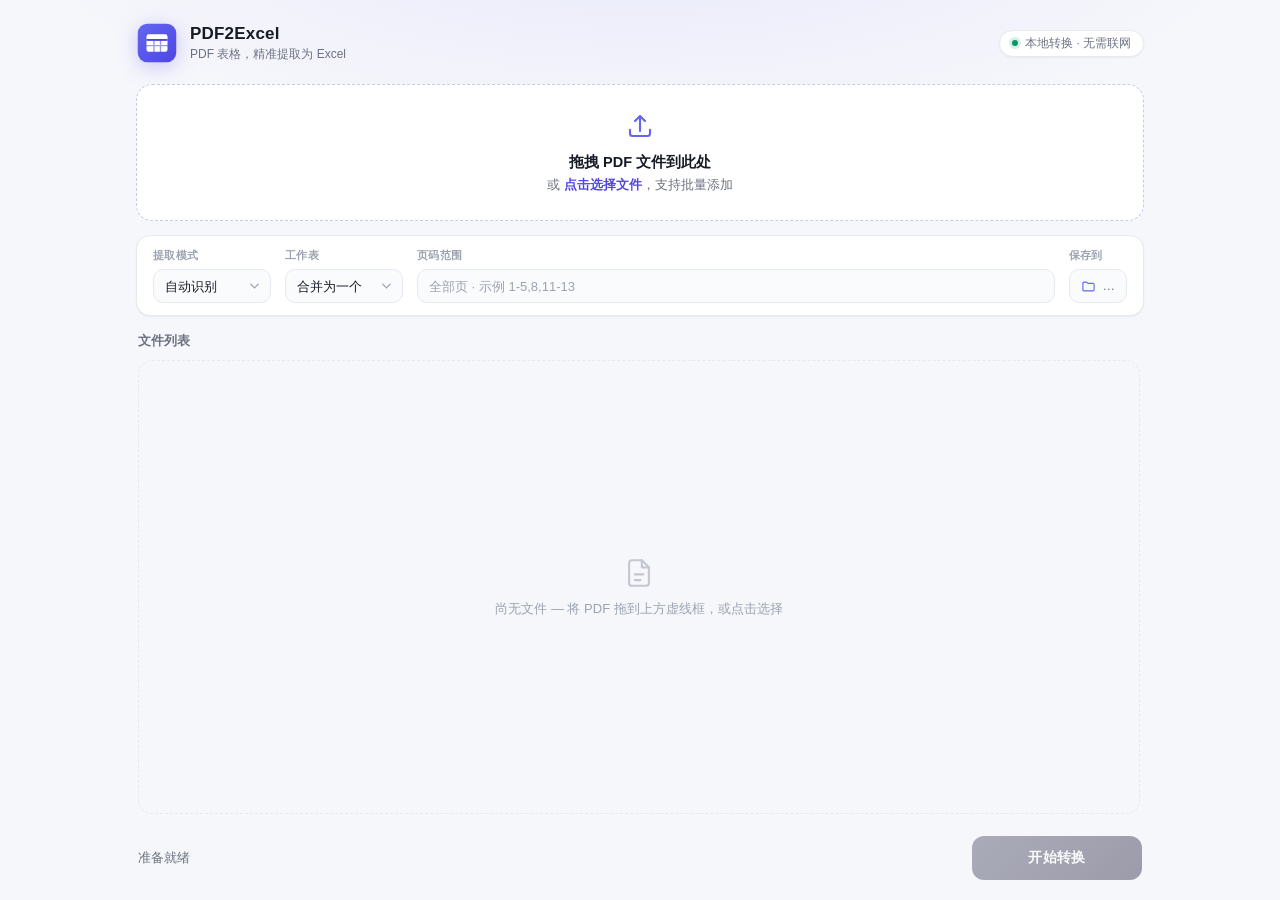
<file: ui/index.html>
<!DOCTYPE html>
<html lang="zh-CN">
<head>
  <meta charset="UTF-8">
  <meta name="viewport" content="width=device-width, initial-scale=1.0">
  <title>PDF2Excel</title>
  <link rel="stylesheet" href="style.css">
</head>
<body>
  <div class="app">

    <!-- 顶栏 -->
    <header class="topbar">
      <div class="brand">
        <div class="logo">
          <svg viewBox="0 0 48 48" fill="none">
            <rect x="2" y="2" width="44" height="44" rx="11" fill="url(#lg)"/>
            <rect x="12" y="14" width="24" height="20" rx="2.5" fill="#fff"/>
            <path d="M12 20.5h24" stroke="#4F46E5" stroke-width="2.2"/>
            <path d="M12 27h24M20.5 20.5V34M28 20.5V34" stroke="#4F46E5" stroke-width="1.6" stroke-linecap="round" opacity=".55"/>
            <defs>
              <linearGradient id="lg" x1="2" y1="2" x2="46" y2="46" gradientUnits="userSpaceOnUse">
                <stop stop-color="#6366F1"/><stop offset="1" stop-color="#4F46E5"/>
              </linearGradient>
            </defs>
          </svg>
        </div>
        <div class="brand-text">
          <h1>PDF2Excel</h1>
          <p>PDF 表格，精准提取为 Excel</p>
        </div>
      </div>
      <div class="privacy-pill" title="文件仅在本地处理，不会上传">
        <span class="dot"></span>本地转换 · 无需联网
      </div>
    </header>

    <!-- 拖放区 -->
    <section id="dropzone" class="dropzone" tabindex="0" role="button" aria-label="添加 PDF 文件">
      <svg class="dz-icon" viewBox="0 0 24 24" fill="none" stroke="currentColor" stroke-width="1.7"
           stroke-linecap="round" stroke-linejoin="round">
        <path d="M12 16V4m0 0 4 4m-4-4-4 4"/>
        <path d="M4 15v3a2 2 0 0 0 2 2h12a2 2 0 0 0 2-2v-3"/>
      </svg>
      <div class="dz-main">拖拽 PDF 文件到此处</div>
      <div class="dz-sub">或 <button id="btnBrowse" class="link-btn">点击选择文件</button>，支持批量添加</div>
    </section>

    <!-- 设置行 -->
    <section class="settings">
      <div class="field">
        <label for="selMode">提取模式</label>
        <div class="select-wrap">
          <select id="selMode">
            <option value="auto">自动识别</option>
            <option value="lines">线框表格</option>
            <option value="text">无框表格</option>
          </select>
          <svg class="chev" viewBox="0 0 24 24" fill="none" stroke="currentColor" stroke-width="2"
               stroke-linecap="round" stroke-linejoin="round"><path d="m6 9 6 6 6-6"/></svg>
        </div>
      </div>
      <div class="field">
        <label for="selSheet">工作表</label>
        <div class="select-wrap">
          <select id="selSheet">
            <option value="merge">合并为一个</option>
            <option value="pages">每页一个</option>
          </select>
          <svg class="chev" viewBox="0 0 24 24" fill="none" stroke="currentColor" stroke-width="2"
               stroke-linecap="round" stroke-linejoin="round"><path d="m6 9 6 6 6-6"/></svg>
        </div>
      </div>
      <div class="field field-grow">
        <label for="inpPages">页码范围</label>
        <input id="inpPages" type="text" placeholder="全部页 · 示例 1-5,8,11-13" spellcheck="false">
      </div>
      <div class="field">
        <label>保存到</label>
        <button id="btnOutDir" class="dir-btn" title="">
          <svg viewBox="0 0 24 24" fill="none" stroke="currentColor" stroke-width="1.8"
               stroke-linecap="round" stroke-linejoin="round">
            <path d="M3 7a2 2 0 0 1 2-2h4l2 2h8a2 2 0 0 1 2 2v8a2 2 0 0 1-2 2H5a2 2 0 0 1-2-2V7z"/>
          </svg>
          <span id="outDirText">…</span>
        </button>
      </div>
    </section>

    <!-- 文件列表 -->
    <section class="file-section">
      <div class="file-head">
        <span class="file-title">文件列表<span id="fileCount" class="count"></span></span>
        <button id="btnClear" class="link-btn danger hidden">清空列表</button>
      </div>
      <div id="fileList" class="file-list">
        <div id="emptyState" class="empty">
          <svg viewBox="0 0 24 24" fill="none" stroke="currentColor" stroke-width="1.5"
               stroke-linecap="round" stroke-linejoin="round">
            <path d="M14 3H7a2 2 0 0 0-2 2v14a2 2 0 0 0 2 2h10a2 2 0 0 0 2-2V8l-5-5z"/>
            <path d="M14 3v5h5M9 13h6M9 17h4"/>
          </svg>
          <p>尚无文件 — 将 PDF 拖到上方虚线框，或点击选择</p>
        </div>
      </div>
    </section>

    <!-- 底部操作栏 -->
    <footer class="actionbar">
      <div id="summary" class="summary">准备就绪</div>
      <button id="btnConvert" class="cta" disabled>
        <span id="ctaLabel">开始转换</span>
      </button>
    </footer>
  </div>

  <!-- 全窗口拖放遮罩 -->
  <div id="dropOverlay" class="drop-overlay hidden">
    <div class="drop-overlay-inner">
      <svg viewBox="0 0 24 24" fill="none" stroke="currentColor" stroke-width="1.6"
           stroke-linecap="round" stroke-linejoin="round">
        <path d="M12 16V4m0 0 4 4m-4-4-4 4"/><path d="M4 15v3a2 2 0 0 0 2 2h12a2 2 0 0 0 2-2v-3"/>
      </svg>
      <p>松开鼠标，添加 PDF 文件</p>
    </div>
  </div>

  <!-- 轻提示 -->
  <div id="toast" class="toast hidden"></div>

  <script src="app.js"></script>
</body>
</html>
</file>
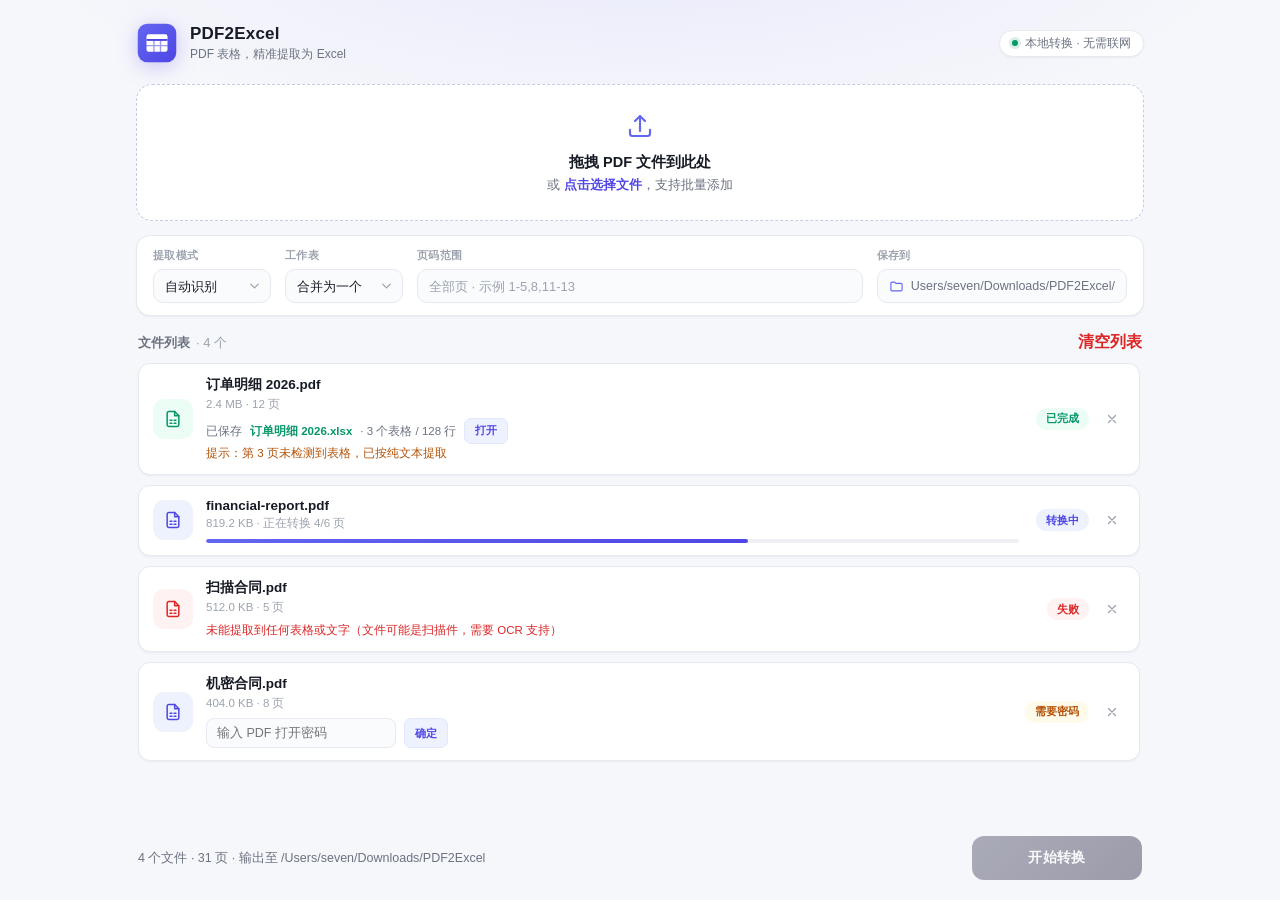
<file: tools/screenshot.html>
<!DOCTYPE html>
<!--
  截图工具：加载真实 ui/ 界面 + mock 数据，渲染「等待 / 转换中 / 需密码 / 已完成」各状态，
  供 Chrome headless 截图生成 docs/screenshots/app.png。

  用法：
    python3 -m http.server 8901  （在项目根目录）
    Chrome --headless=new --screenshot=docs/screenshots/app.png \
      --window-size=1140,820 --force-device-scale-factor=2 --hide-scrollbars \
      --virtual-time-budget=9000 http://127.0.0.1:8901/tools/screenshot.html
-->
<html lang="zh-CN">
<head>
  <meta charset="UTF-8">
  <base href="/ui/">
  <link rel="stylesheet" href="/ui/style.css">
  <style>* { animation: none !important; transition: none !important; }</style>
</head>
<body>
<script>
fetch("/ui/index.html")
  .then((r) => r.text())
  .then((html) => {
    document.body.innerHTML = html.split("<body>")[1].split("</body>")[0];

    // ---- mock Python 桥 ----
    window.pywebview = {
      api: {
        get_defaults: () =>
          Promise.resolve({
            outputDir: "/Users/seven/Downloads/PDF2Excel",
            mode: "auto",
            sheetMode: "merge",
            pages: "",
          }),
        select_pdfs: () =>
          Promise.resolve([
            { path: "/Users/seven/Documents/订单明细 2026.pdf", name: "订单明细 2026.pdf",
              size: 2539520, pages: 12, encrypted: false, error: null },
            { path: "/Users/seven/Documents/financial-report.pdf", name: "financial-report.pdf",
              size: 838860, pages: 6, encrypted: false, error: null },
            { path: "/Users/seven/Documents/扫描合同.pdf", name: "扫描合同.pdf",
              size: 524288, pages: 5, encrypted: false, error: null },
            { path: "/Users/seven/Documents/机密合同.pdf", name: "机密合同.pdf",
              size: 413696, pages: 8, encrypted: true, error: null },
          ]),
        select_output_dir: () => Promise.resolve(null),
        open_path: () => Promise.resolve(true),
        start_conversion: () => Promise.resolve({ ok: true }),
        cancel_conversion: () => Promise.resolve(true),
      },
    };

    const s = document.createElement("script");
    s.src = "/ui/app.js";
    s.onload = () => {
      window.dispatchEvent(new Event("pywebviewready"));
      setTimeout(() => {
        document.getElementById("dropzone").click(); // 触发 select_pdfs mock → 渲染卡片
        setTimeout(() => {
          const ids = Array.from(document.querySelectorAll(".file-card")).map((c) => c.dataset.id);
          const emit = (event, data) => window.__bridge({ event, data });
          // 卡片 1：已完成（含一条文本回退提示）
          emit("file_start", { id: ids[0] });
          emit("file_done", {
            id: ids[0],
            output: "/Users/seven/Downloads/PDF2Excel/订单明细 2026.xlsx",
            pages: 12, tables: 3, rows: 128,
            warnings: ["第 3 页未检测到表格，已按纯文本提取"],
          });
          // 卡片 2：转换中 4/6
          emit("file_start", { id: ids[1] });
          emit("file_progress", { id: ids[1], done: 4, total: 6 });
          // 卡片 3：失败（扫描件提示）
          emit("file_start", { id: ids[2] });
          emit("file_error", { id: ids[2], code: "empty",
            error: "未能提取到任何表格或文字（文件可能是扫描件，需要 OCR 支持）" });
          // 卡片 4：保持「需要密码」状态
          document.getElementById("summary").textContent =
            "4 个文件 · 31 页 · 输出至 /Users/seven/Downloads/PDF2Excel";
        }, 300);
      }, 300);
    };
    document.body.appendChild(s);
  });
</script>
</body>
</html>
</file>
<file: ui/style.css>
/* ==================================================================
   PDF2Excel · 精美简约设计系统（浅色）
   ================================================================== */

:root {
  --bg: #F6F7FB;
  --surface: #FFFFFF;
  --border: #E7E9F0;
  --border-strong: #D8DCEB;
  --text: #171B26;
  --text-2: #6B7280;
  --text-3: #9CA3AF;
  --accent: #4F46E5;
  --accent-2: #6366F1;
  --accent-soft: #EEF2FF;
  --accent-soft-2: #E0E7FF;
  --success: #059669;
  --success-soft: #ECFDF5;
  --danger: #DC2626;
  --danger-soft: #FEF2F2;
  --warning: #B45309;
  --warning-soft: #FFFBEB;
  --radius: 14px;
  --shadow-sm: 0 1px 2px rgba(23, 27, 38, .05);
  --shadow-md: 0 10px 28px -14px rgba(23, 27, 38, .22);
  --shadow-cta: 0 10px 22px -10px rgba(79, 70, 229, .6);
  --font: -apple-system, BlinkMacSystemFont, "SF Pro Text", "Segoe UI",
          "PingFang SC", "Hiragino Sans GB", "Microsoft YaHei", "Noto Sans SC", sans-serif;
}

* { box-sizing: border-box; margin: 0; padding: 0; }

html, body { height: 100%; }

body {
  font-family: var(--font);
  color: var(--text);
  background:
    radial-gradient(900px 320px at 50% -80px, rgba(99, 102, 241, .10), transparent 70%),
    var(--bg);
  -webkit-font-smoothing: antialiased;
  text-rendering: optimizeLegibility;
  overflow: hidden;
  user-select: none;
}

.app {
  height: 100vh;
  display: flex;
  flex-direction: column;
  padding: 22px 26px 18px;
  max-width: 1060px;
  margin: 0 auto;
}

/* ---------------------------------------------------------------- 顶栏 */

.topbar { display: flex; align-items: center; justify-content: space-between; }

.brand { display: flex; align-items: center; gap: 12px; }

.logo svg { display: block; width: 42px; height: 42px; filter: drop-shadow(0 4px 10px rgba(79, 70, 229, .28)); }

.brand-text h1 { font-size: 17px; font-weight: 700; letter-spacing: .2px; }
.brand-text p { font-size: 12px; color: var(--text-2); margin-top: 2px; }

.privacy-pill {
  display: flex; align-items: center; gap: 7px;
  font-size: 11.5px; color: var(--text-2);
  border: 1px solid var(--border); background: var(--surface);
  padding: 5px 12px; border-radius: 999px;
  box-shadow: var(--shadow-sm);
}
.privacy-pill .dot {
  width: 6px; height: 6px; border-radius: 50%;
  background: var(--success);
  box-shadow: 0 0 0 3px rgba(5, 150, 105, .15);
}

/* ---------------------------------------------------------------- 拖放区 */

.dropzone {
  margin-top: 20px;
  padding: 26px 20px;
  background: var(--surface);
  border: 1.5px dashed #C6CBE3;
  border-radius: 16px;
  text-align: center;
  cursor: pointer;
  transition: border-color .18s ease, background-color .18s ease, transform .18s ease, box-shadow .18s ease;
  outline: none;
}
.dropzone:hover, .dropzone:focus-visible {
  border-color: var(--accent-2);
  background: #FBFBFF;
  box-shadow: var(--shadow-md);
}
.dropzone.dragover {
  border-color: var(--accent);
  border-style: solid;
  background: var(--accent-soft);
  transform: scale(1.012);
}
.dropzone .dz-icon { width: 30px; height: 30px; color: var(--accent-2); }
.dz-main { font-size: 14.5px; font-weight: 600; margin-top: 8px; }
.dz-sub { font-size: 12.5px; color: var(--text-2); margin-top: 5px; }

.link-btn {
  background: none; border: none; padding: 0;
  font: inherit; color: var(--accent); font-weight: 600;
  cursor: pointer; border-radius: 4px;
}
.link-btn:hover { text-decoration: underline; }
.link-btn.danger { color: var(--danger); }
.link-btn.hidden { display: none; }

/* ---------------------------------------------------------------- 设置行 */

.settings {
  margin-top: 14px;
  display: grid;
  grid-template-columns: auto auto 1fr auto;
  gap: 14px;
  background: var(--surface);
  border: 1px solid var(--border);
  border-radius: var(--radius);
  padding: 12px 16px;
  box-shadow: var(--shadow-sm);
}

.field { display: flex; flex-direction: column; gap: 6px; min-width: 0; }
.field label { font-size: 11px; color: var(--text-3); font-weight: 600; letter-spacing: .3px; }

.select-wrap { position: relative; }
.select-wrap select {
  appearance: none; -webkit-appearance: none;
  height: 34px; padding: 0 30px 0 11px; min-width: 118px;
  font: inherit; font-size: 13px; color: var(--text);
  background: #FAFBFD;
  border: 1px solid var(--border); border-radius: 10px;
  cursor: pointer;
  transition: border-color .15s ease, box-shadow .15s ease;
}
.select-wrap .chev {
  position: absolute; right: 9px; top: 50%; transform: translateY(-50%);
  width: 15px; height: 15px; color: var(--text-3);
  pointer-events: none;
}
.select-wrap select:hover { border-color: var(--border-strong); }
.select-wrap select:focus { outline: none; border-color: var(--accent-2); box-shadow: 0 0 0 3px var(--accent-soft-2); }

input[type="text"] {
  height: 34px; padding: 0 11px; width: 100%;
  font: inherit; font-size: 13px; color: var(--text);
  background: #FAFBFD;
  border: 1px solid var(--border); border-radius: 10px;
  transition: border-color .15s ease, box-shadow .15s ease;
}
input[type="text"]::placeholder { color: var(--text-3); }
input[type="text"]:focus { outline: none; border-color: var(--accent-2); box-shadow: 0 0 0 3px var(--accent-soft-2); }

.dir-btn {
  display: flex; align-items: center; gap: 7px;
  height: 34px; padding: 0 11px; max-width: 300px;
  font: inherit; font-size: 12.5px; color: var(--text-2);
  background: #FAFBFD;
  border: 1px solid var(--border); border-radius: 10px;
  cursor: pointer;
  transition: border-color .15s ease, color .15s ease, box-shadow .15s ease;
}
.dir-btn svg { width: 15px; height: 15px; flex: none; color: var(--accent-2); }
.dir-btn span { overflow: hidden; text-overflow: ellipsis; white-space: nowrap; direction: rtl; text-align: left; }
.dir-btn:hover { border-color: var(--accent-2); color: var(--text); }

/* ---------------------------------------------------------------- 文件列表 */

.file-section { flex: 1; display: flex; flex-direction: column; min-height: 0; margin-top: 16px; }

.file-head {
  display: flex; align-items: center; justify-content: space-between;
  padding: 0 2px 8px;
}
.file-title { font-size: 13px; font-weight: 600; color: var(--text-2); }
.file-title .count { font-weight: 500; color: var(--text-3); margin-left: 6px; }

.file-list {
  flex: 1; overflow-y: auto; padding: 2px 4px 6px 2px;
  display: flex; flex-direction: column; gap: 10px;
}
.file-list::-webkit-scrollbar { width: 8px; }
.file-list::-webkit-scrollbar-thumb { background: #DDE0EC; border-radius: 8px; }
.file-list::-webkit-scrollbar-thumb:hover { background: #C9CDDF; }
.file-list::-webkit-scrollbar-track { background: transparent; }

.empty {
  flex: 1; display: flex; flex-direction: column;
  align-items: center; justify-content: center; gap: 10px;
  color: var(--text-3); font-size: 13px;
  border: 1px dashed var(--border);
  border-radius: var(--radius);
  padding: 30px;
}
.empty svg { width: 34px; height: 34px; opacity: .55; }

/* 文件卡片 */

.file-card {
  display: flex; align-items: center; gap: 13px;
  background: var(--surface);
  border: 1px solid var(--border);
  border-radius: 12px;
  padding: 12px 14px;
  box-shadow: var(--shadow-sm);
  animation: cardIn .28s cubic-bezier(.2, .8, .3, 1) both;
  transition: border-color .16s ease, box-shadow .16s ease, transform .16s ease;
}
.file-card.is-wait:hover { border-color: var(--border-strong); box-shadow: var(--shadow-md); transform: translateY(-1px); }
@keyframes cardIn {
  from { opacity: 0; transform: translateY(7px) scale(.985); }
  to   { opacity: 1; transform: none; }
}

.fc-icon {
  flex: none; width: 40px; height: 40px;
  border-radius: 11px;
  display: flex; align-items: center; justify-content: center;
  background: var(--accent-soft); color: var(--accent);
  transition: background-color .2s ease, color .2s ease;
}
.file-card.is-done .fc-icon { background: var(--success-soft); color: var(--success); }
.file-card.is-fail .fc-icon { background: var(--danger-soft); color: var(--danger); }
.fc-icon svg { width: 20px; height: 20px; }

.fc-body { flex: 1; min-width: 0; }

.fc-name {
  font-size: 13.5px; font-weight: 600;
  overflow: hidden; text-overflow: ellipsis; white-space: nowrap;
}
.fc-meta { font-size: 11.5px; color: var(--text-3); margin-top: 3px; }

.fc-progress {
  display: none;
  height: 4px; border-radius: 4px; background: #EEF0F6;
  margin-top: 8px; overflow: hidden;
}
.file-card.is-run .fc-progress { display: block; }
.fc-bar {
  height: 100%; width: 0%;
  border-radius: 4px;
  background: linear-gradient(90deg, var(--accent-2), var(--accent));
  transition: width .3s ease;
}

.fc-extra { font-size: 11.5px; margin-top: 6px; line-height: 1.6; }
.fc-extra:empty { display: none; margin: 0; }

.ok-line { color: var(--text-2); display: inline-flex; align-items: center; gap: 8px; flex-wrap: wrap; }
.ok-line b { color: var(--success); font-weight: 600; }

.warn-line { color: var(--warning); display: block; }

.err-line { color: var(--danger); display: block; }

.pw-row { display: flex; gap: 8px; margin-top: 7px; }
.pw-row input {
  height: 30px; padding: 0 10px; width: 190px;
  font: inherit; font-size: 12.5px;
  border: 1px solid var(--border); border-radius: 8px;
  background: #FAFBFD;
}
.pw-row input:focus { outline: none; border-color: var(--accent-2); box-shadow: 0 0 0 3px var(--accent-soft-2); }

.fc-side { flex: none; display: flex; align-items: center; gap: 10px; margin-left: 4px; }

.badge {
  font-size: 11px; font-weight: 600;
  padding: 3.5px 10px; border-radius: 999px;
  white-space: nowrap;
  background: #F3F4F6; color: var(--text-3);
}
.file-card.is-run .badge { background: var(--accent-soft); color: var(--accent); }
.file-card.is-done .badge { background: var(--success-soft); color: var(--success); }
.file-card.is-fail .badge { background: var(--danger-soft); color: var(--danger); }
.file-card.is-wait.needs-pw .badge { background: var(--warning-soft); color: var(--warning); }

.icon-btn {
  width: 26px; height: 26px;
  display: flex; align-items: center; justify-content: center;
  border: none; background: none; border-radius: 7px;
  color: var(--text-3); cursor: pointer;
  transition: background-color .14s ease, color .14s ease;
}
.icon-btn:hover { background: #F1F2F7; color: var(--text); }
.icon-btn:disabled { opacity: .35; cursor: not-allowed; }
.icon-btn svg { width: 14px; height: 14px; }

.mini-btn {
  border: 1px solid var(--accent-soft-2);
  background: var(--accent-soft);
  color: var(--accent);
  font: inherit; font-size: 11px; font-weight: 600;
  padding: 3px 10px; border-radius: 7px;
  cursor: pointer;
  transition: background-color .14s ease;
}
.mini-btn:hover { background: var(--accent-soft-2); }

/* ---------------------------------------------------------------- 底部操作栏 */

.actionbar {
  display: flex; align-items: center; justify-content: space-between; gap: 16px;
  padding: 16px 2px 2px;
}

.summary { font-size: 12.5px; color: var(--text-2); min-width: 0; overflow: hidden; text-overflow: ellipsis; white-space: nowrap; }

.cta {
  height: 44px; min-width: 170px; padding: 0 30px;
  border: none; border-radius: 12px;
  font: inherit; font-size: 14px; font-weight: 600; color: #fff;
  letter-spacing: .3px;
  background: linear-gradient(135deg, var(--accent-2) 0%, var(--accent) 100%);
  box-shadow: var(--shadow-cta);
  cursor: pointer;
  transition: transform .14s ease, filter .14s ease, box-shadow .14s ease;
}
.cta:hover:not(:disabled) { transform: translateY(-1px); filter: brightness(1.06); }
.cta:active:not(:disabled) { transform: scale(.975); }
.cta:disabled {
  filter: saturate(.15);
  opacity: .55;
  cursor: not-allowed;
  box-shadow: none;
}
.cta.is-running {
  background: var(--surface);
  color: var(--danger);
  border: 1px solid #F3C5C5;
  box-shadow: none;
  min-width: 130px;
}

/* ---------------------------------------------------------------- 拖放遮罩 */

.drop-overlay {
  position: fixed; inset: 0; z-index: 50;
  background: rgba(246, 247, 251, .88);
  backdrop-filter: blur(3px);
  display: flex; align-items: center; justify-content: center;
}
.drop-overlay.hidden { display: none; }
.drop-overlay-inner {
  display: flex; flex-direction: column; align-items: center; gap: 12px;
  padding: 46px 70px;
  border: 2px dashed var(--accent-2);
  border-radius: 20px;
  background: rgba(238, 242, 255, .8);
  color: var(--accent);
  animation: cardIn .2s ease both;
}
.drop-overlay-inner svg { width: 38px; height: 38px; }
.drop-overlay-inner p { font-size: 15px; font-weight: 600; color: var(--accent); }

/* ---------------------------------------------------------------- 轻提示 */

.toast {
  position: fixed; left: 50%; bottom: 26px;
  transform: translateX(-50%);
  background: #111827; color: #F9FAFB;
  font-size: 13px; font-weight: 500;
  padding: 10px 18px; border-radius: 11px;
  box-shadow: 0 12px 32px -8px rgba(0, 0, 0, .4);
  max-width: 76vw;
  animation: toastIn .25s cubic-bezier(.2, .8, .3, 1) both;
  z-index: 100;
}
.toast.hidden { display: none; }
.toast.error { background: #B91C1C; }
@keyframes toastIn {
  from { opacity: 0; transform: translate(-50%, 10px); }
  to   { opacity: 1; transform: translate(-50%, 0); }
}

/* ---------------------------------------------------------------- 响应式 */

@media (max-width: 820px) {
  .settings { grid-template-columns: 1fr 1fr; }
  .field-grow { grid-column: span 2; }
  .dir-btn { max-width: 100%; }
  .app { padding: 16px 18px 14px; }
}
</file>
